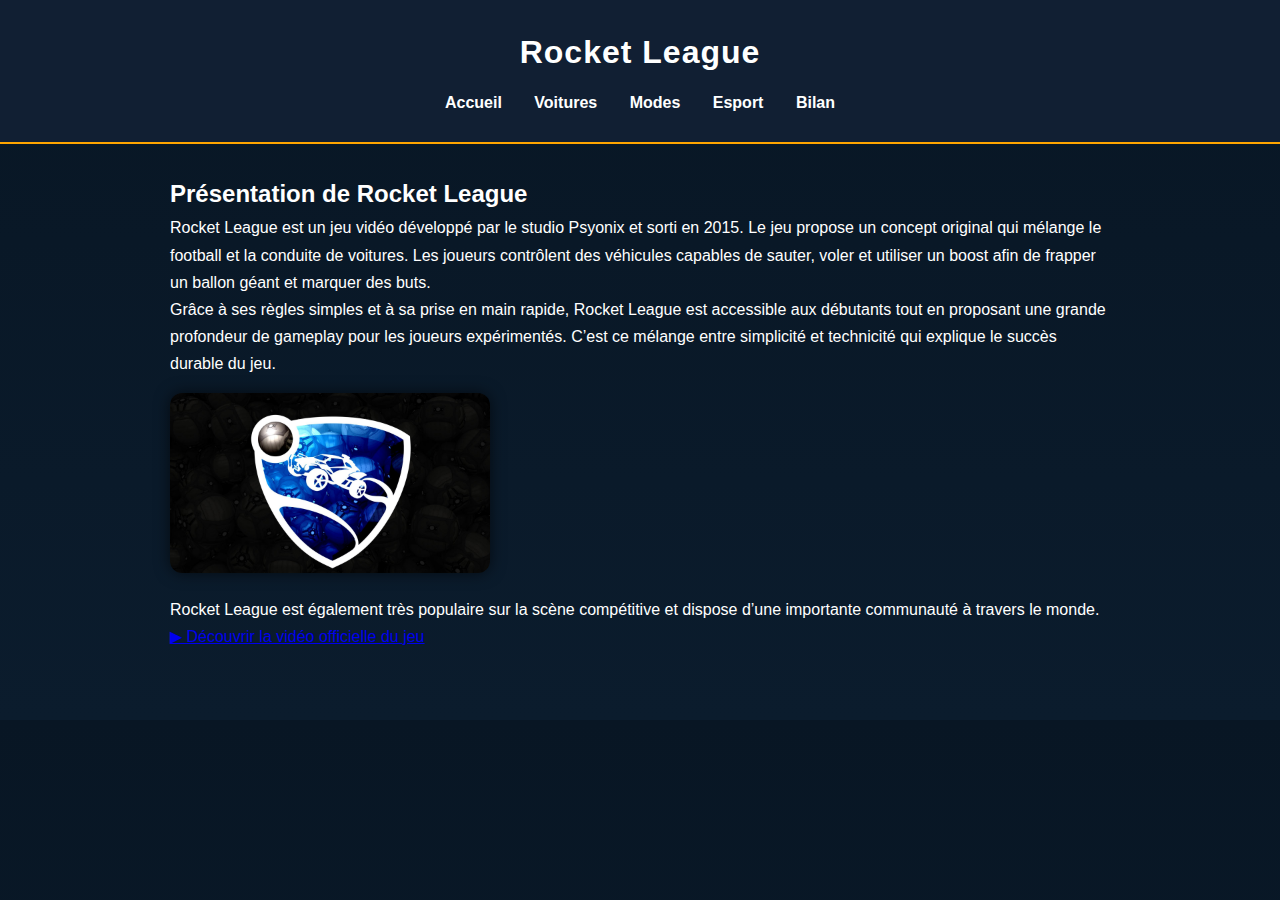
<file: index.html>
<!DOCTYPE html>
<html lang="fr">
<head>
    <meta charset="UTF-8">
    <title>Rocket League - Accueil</title>
    <link rel="stylesheet" href="css/style.css">
</head>
<body>

<header>
    <h1>Rocket League</h1>
    <nav>
        <a href="index.html">Accueil</a>
        <a href="cars.html">Voitures</a>
        <a href="modes.html">Modes</a>
        <a href="esport.html">Esport</a>
        <a href="bilan.html">Bilan</a>
    </nav>
</header>

<main>
    <section>
    <h2>Présentation de Rocket League</h2>
    <p>
        Rocket League est un jeu vidéo développé par le studio Psyonix et sorti en 2015.
        Le jeu propose un concept original qui mélange le football et la conduite de voitures.
        Les joueurs contrôlent des véhicules capables de sauter, voler et utiliser un boost
        afin de frapper un ballon géant et marquer des buts.
    </p>

    <p>
        Grâce à ses règles simples et à sa prise en main rapide, Rocket League est accessible
        aux débutants tout en proposant une grande profondeur de gameplay pour les joueurs
        expérimentés. C’est ce mélange entre simplicité et technicité qui explique le succès
        durable du jeu.
    </p>

    <img src="images/logo.jpg" alt="Logo Rocket League">

    <p>
        Rocket League est également très populaire sur la scène compétitive et dispose
        d’une importante communauté à travers le monde.
    </p>

    <p>
        <a href="https://www.youtube.com/watch?v=SgSX3gOrj60" target="_blank">
            ▶ Découvrir la vidéo officielle du jeu
        </a>
    </p>
</section>
</file>
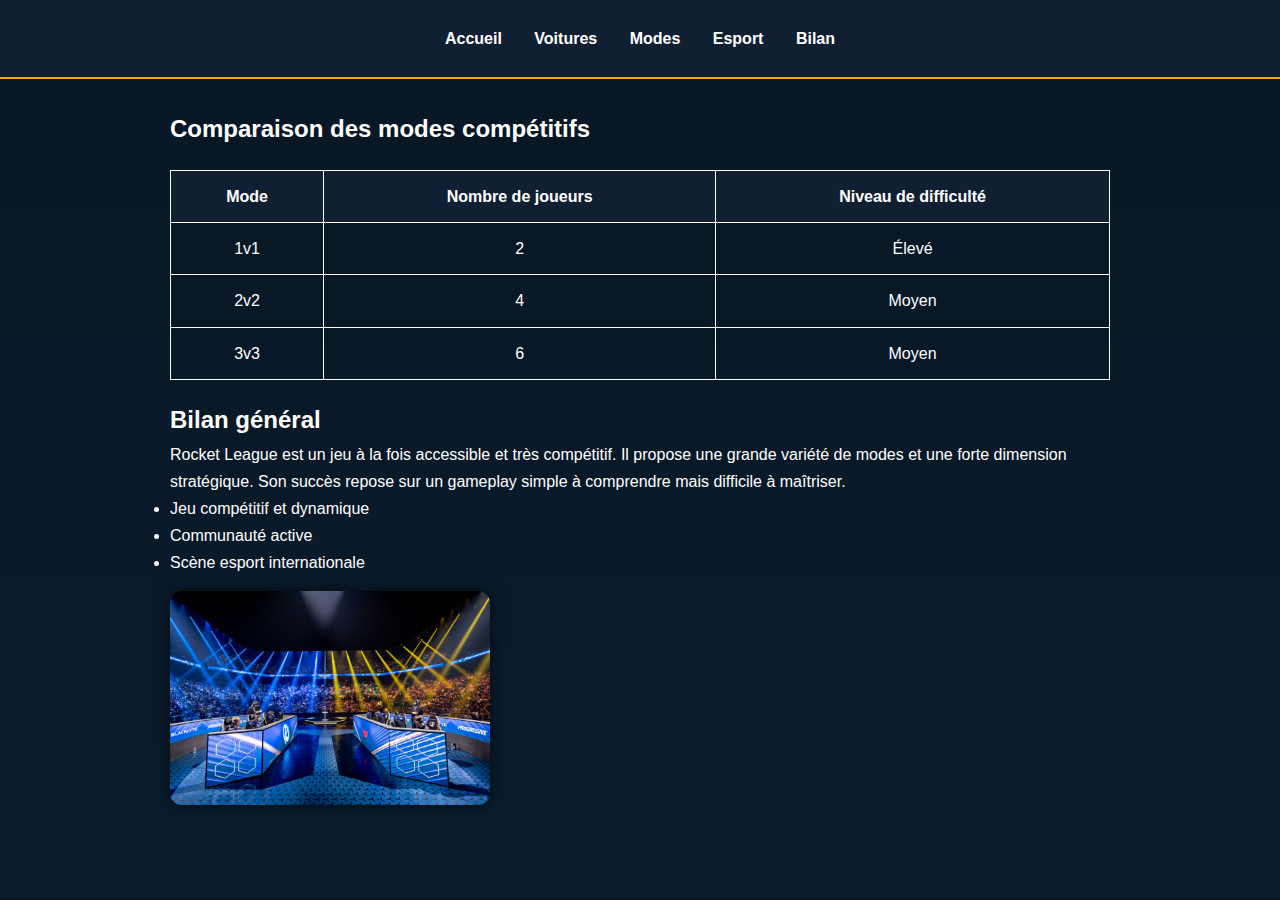
<file: bilan.html>
<!DOCTYPE html>
<html lang="fr">
<head>
    <meta charset="UTF-8">
    <title>Bilan - Rocket League</title>
    <link rel="stylesheet" href="css/style.css">
</head>
<body>

<header>
    <nav>
        <a href="index.html">Accueil</a>
        <a href="cars.html">Voitures</a>
        <a href="modes.html">Modes</a>
        <a href="esport.html">Esport</a>
        <a href="bilan.html">Bilan</a>
    </nav>
</header>

<main>
    <section>
    <h2>Comparaison des modes compétitifs</h2>

    <table>
        <tr>
            <th>Mode</th>
            <th>Nombre de joueurs</th>
            <th>Niveau de difficulté</th>
        </tr>
        <tr>
            <td>1v1</td>
            <td>2</td>
            <td>Élevé</td>
        </tr>
        <tr>
            <td>2v2</td>
            <td>4</td>
            <td>Moyen</td>
        </tr>
        <tr>
            <td>3v3</td>
            <td>6</td>
            <td>Moyen</td>
        </tr>
    </table>

    <h2>Bilan général</h2>
    <p>
        Rocket League est un jeu à la fois accessible et très compétitif.
        Il propose une grande variété de modes et une forte dimension stratégique.
        Son succès repose sur un gameplay simple à comprendre mais difficile
        à maîtriser.
    </p>

    <ul>
        <li>Jeu compétitif et dynamique</li>
        <li>Communauté active</li>
        <li>Scène esport internationale</li>
    </ul>

    <img src="images/arena.jpg" alt="Arène Rocket League">
</section>

</main>

</body>
</html>
</file>
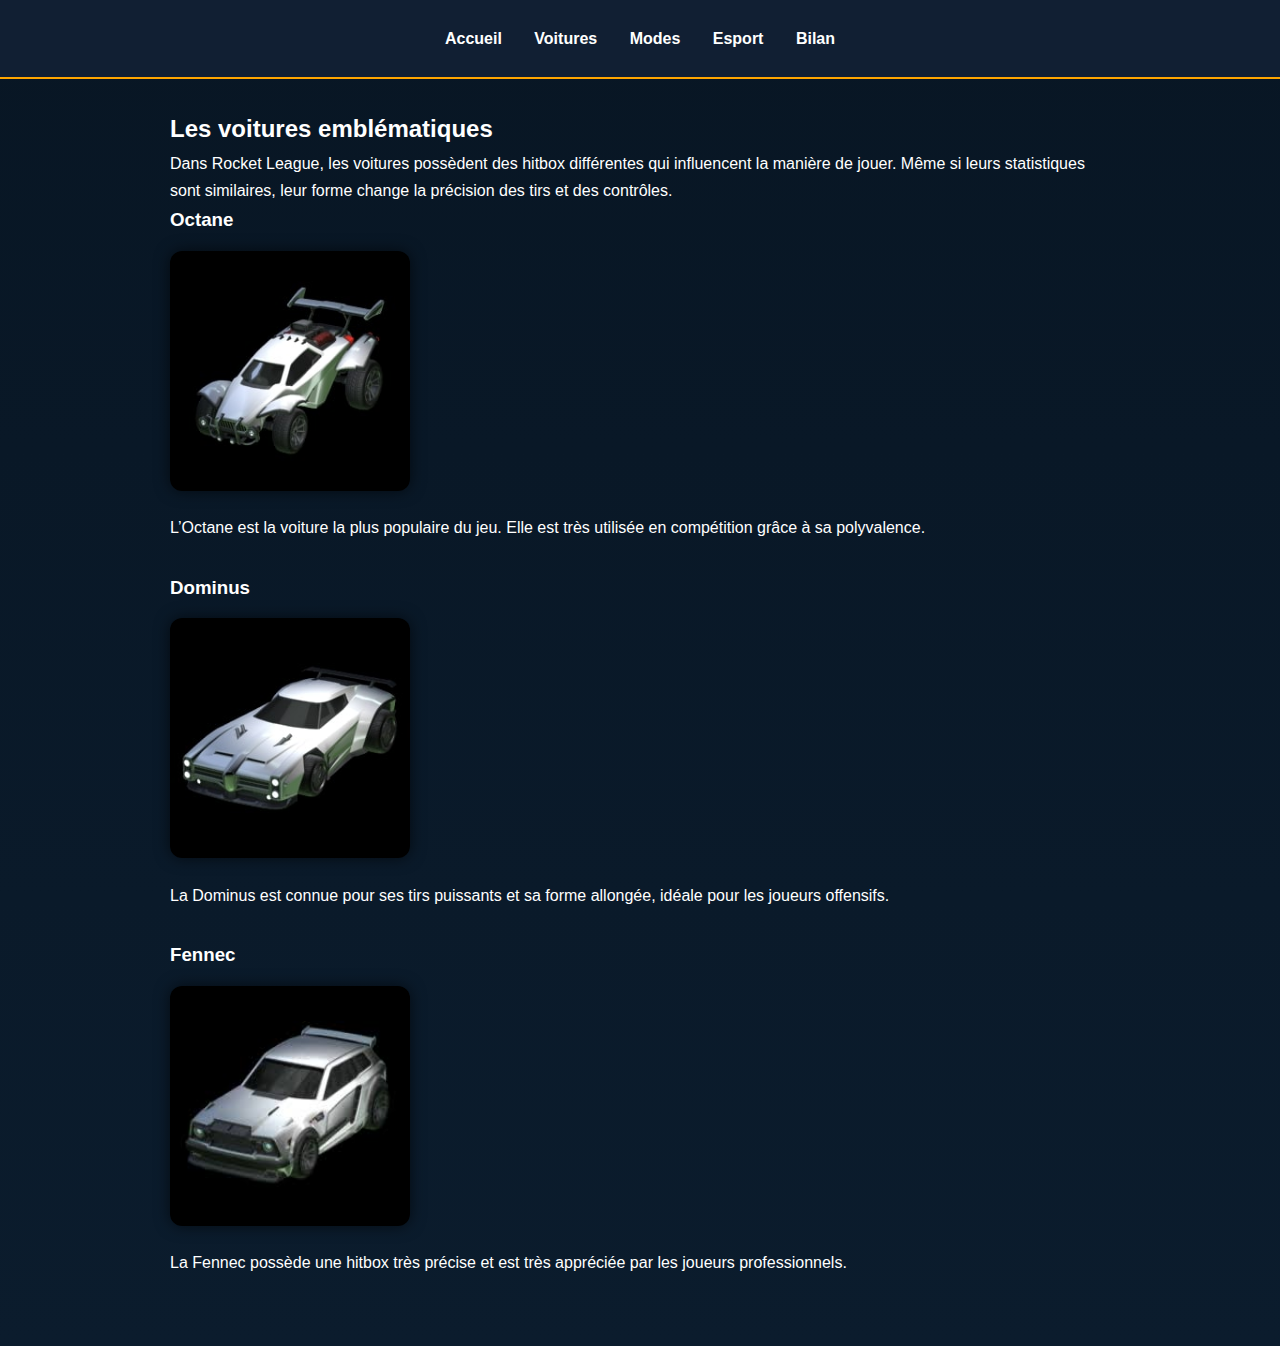
<file: cars.html>
<!DOCTYPE html>
<html lang="fr">
<head>
    <meta charset="UTF-8">
    <title>Voitures - Rocket League</title>
    <link rel="stylesheet" href="css/style.css">
</head>
<body>

<header>
    <nav>
        <a href="index.html">Accueil</a>
        <a href="cars.html">Voitures</a>
        <a href="modes.html">Modes</a>
        <a href="esport.html">Esport</a>
        <a href="bilan.html">Bilan</a>
    </nav>
</header>

<main>
    <section>
    <h2>Les voitures emblématiques</h2>

    <p>
        Dans Rocket League, les voitures possèdent des hitbox différentes qui influencent
        la manière de jouer. Même si leurs statistiques sont similaires, leur forme change
        la précision des tirs et des contrôles.
    </p>

    <div class="car-grid">

        <div class="car-card">
            <h3>Octane</h3>
            <img src="images/octane.jpg" alt="Voiture Octane Rocket League">
            <p>
                L’Octane est la voiture la plus populaire du jeu.
                Elle est très utilisée en compétition grâce à sa polyvalence.
            </p>
        </div>

        <div class="car-card">
            <h3>Dominus</h3>
            <img src="images/dominus.jpg" alt="Voiture Dominus Rocket League">
            <p>
                La Dominus est connue pour ses tirs puissants et sa forme allongée,
                idéale pour les joueurs offensifs.
            </p>
        </div>

        <div class="car-card">
            <h3>Fennec</h3>
            <img src="images/fennec.jpg" alt="Voiture Fennec Rocket League">
            <p>
                La Fennec possède une hitbox très précise et est très appréciée
                par les joueurs professionnels.
            </p>
        </div>

    </div>
</section>


</main>

</body>
</html>
</file>
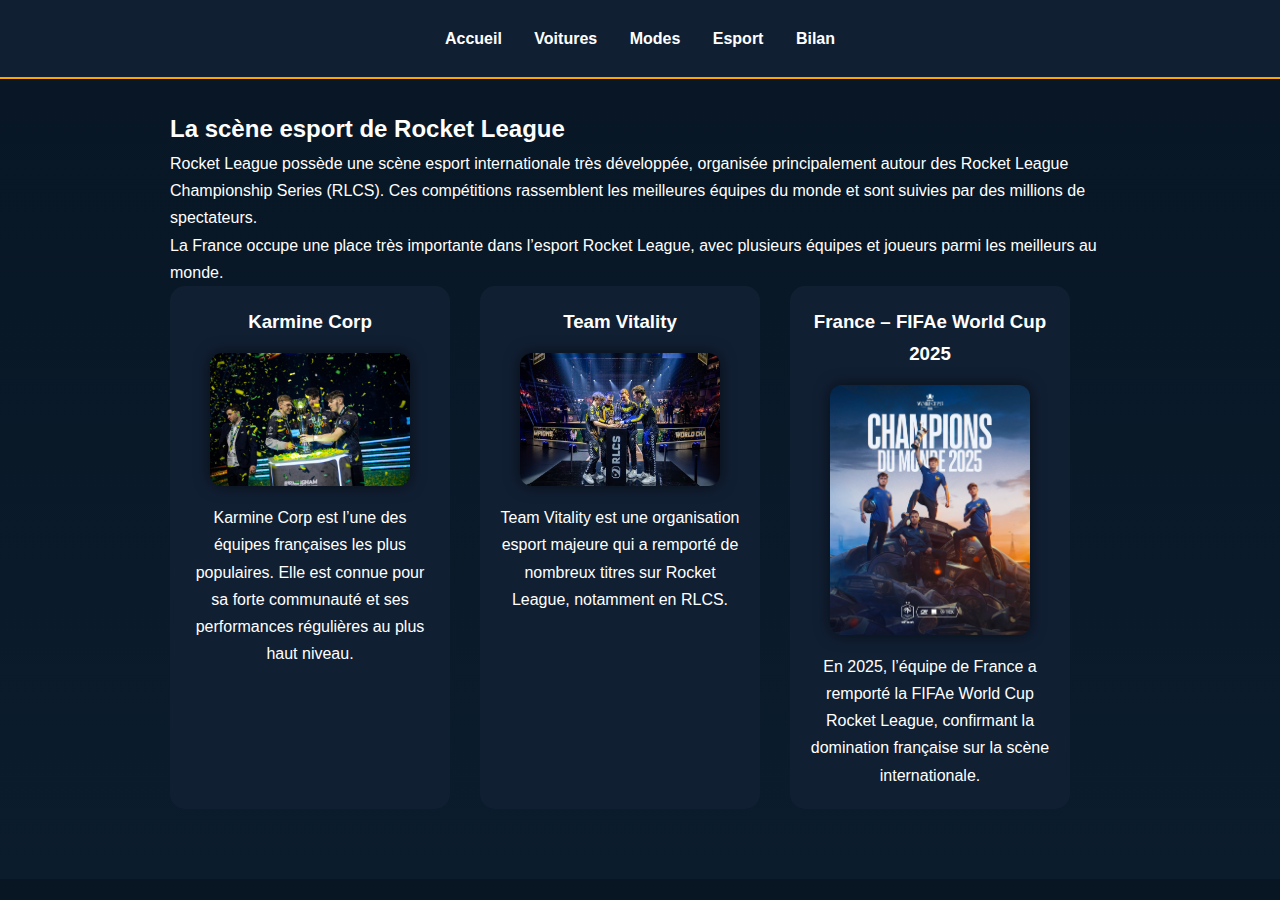
<file: esport.html>
<!DOCTYPE html>
<html lang="fr">
<head>
    <meta charset="UTF-8">
    <title>Esport - Rocket League</title>
    <link rel="stylesheet" href="css/style.css">
</head>
<body>

<header>
    <nav>
        <a href="index.html">Accueil</a>
        <a href="cars.html">Voitures</a>
        <a href="modes.html">Modes</a>
        <a href="esport.html">Esport</a>
        <a href="bilan.html">Bilan</a>
    </nav>
</header>

<main>
    <section>
    <h2>La scène esport de Rocket League</h2>

    <p>
        Rocket League possède une scène esport internationale très développée,
        organisée principalement autour des Rocket League Championship Series (RLCS).
        Ces compétitions rassemblent les meilleures équipes du monde et sont suivies
        par des millions de spectateurs.
    </p>

    <p>
        La France occupe une place très importante dans l’esport Rocket League,
        avec plusieurs équipes et joueurs parmi les meilleurs au monde.
    </p>

    <div class="team-grid">

        <div class="team-card">
            <h3>Karmine Corp</h3>
            <img src="images/karmine.jpg" alt="Équipe Karmine Corp Rocket League">
            <p>
                Karmine Corp est l’une des équipes françaises les plus populaires.
                Elle est connue pour sa forte communauté et ses performances
                régulières au plus haut niveau.
            </p>
        </div>

        <div class="team-card">
            <h3>Team Vitality</h3>
            <img src="images/vitality.jpg" alt="Équipe Team Vitality Rocket League">
            <p>
                Team Vitality est une organisation esport majeure qui a remporté
                de nombreux titres sur Rocket League, notamment en RLCS.
            </p>
        </div>

        <div class="team-card">
            <h3>France – FIFAe World Cup 2025</h3>
            <img src="images/france2025.jpg" alt="Équipe de France FIFAe World Cup 2025">
            <p>
                En 2025, l’équipe de France a remporté la FIFAe World Cup Rocket League,
                confirmant la domination française sur la scène internationale.
            </p>
        </div>

    </div>

</section>



</main>

</body>
</html>
</file>
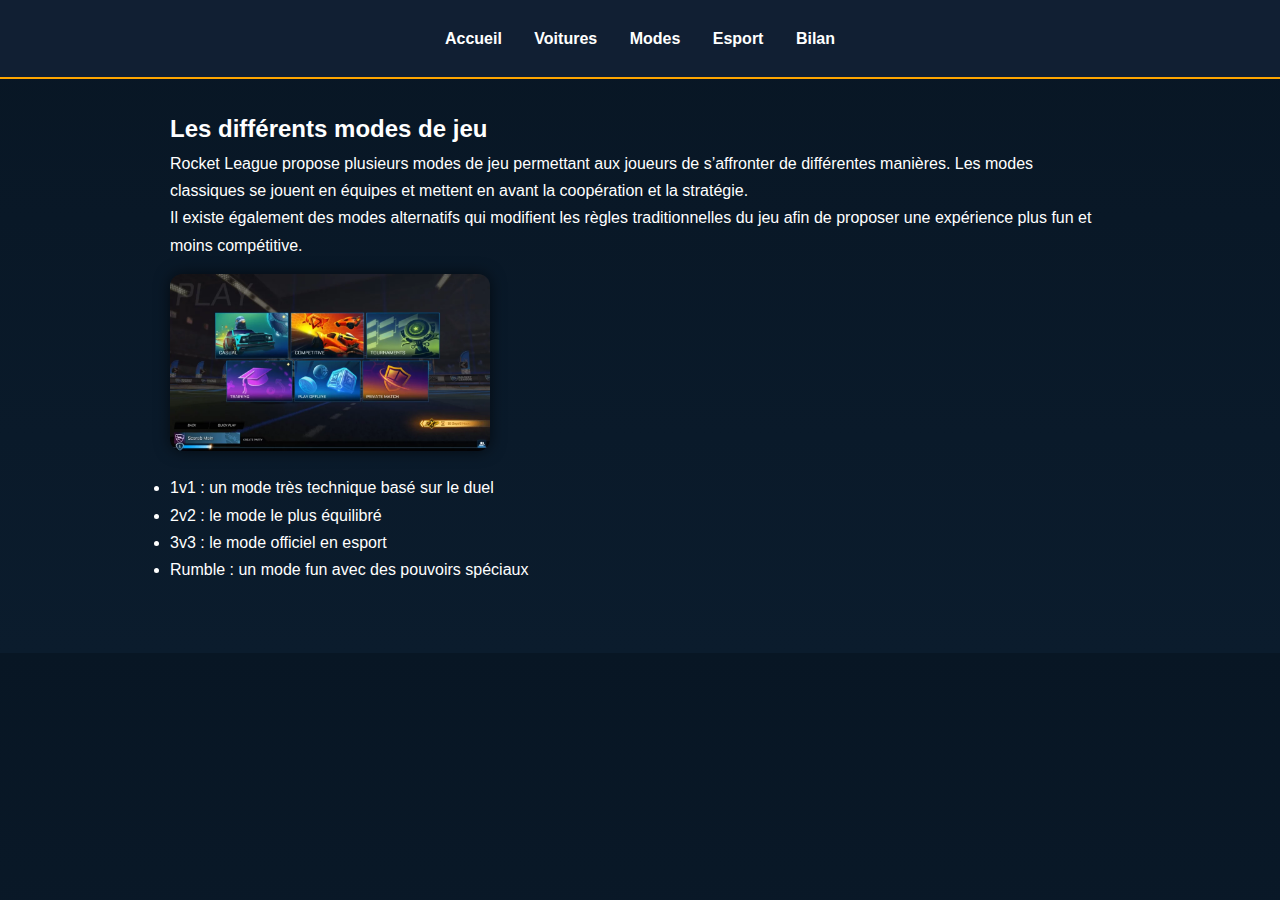
<file: modes.html>
<!DOCTYPE html>
<html lang="fr">
<head>
    <meta charset="UTF-8">
    <title>Modes - Rocket League</title>
    <link rel="stylesheet" href="css/style.css">
</head>
<body>

<header>
    <nav>
        <a href="index.html">Accueil</a>
        <a href="cars.html">Voitures</a>
        <a href="modes.html">Modes</a>
        <a href="esport.html">Esport</a>
        <a href="bilan.html">Bilan</a>
    </nav>
</header>

<main>
    <section>
    <h2>Les différents modes de jeu</h2>
    <p>
        Rocket League propose plusieurs modes de jeu permettant aux joueurs
        de s’affronter de différentes manières. Les modes classiques se jouent
        en équipes et mettent en avant la coopération et la stratégie.
    </p>

    <p>
        Il existe également des modes alternatifs qui modifient les règles
        traditionnelles du jeu afin de proposer une expérience plus fun et
        moins compétitive.
    </p>

    <img src="images/mode.jpg" alt="Mode de jeu Rocket League">

    <ul>
        <li>1v1 : un mode très technique basé sur le duel</li>
        <li>2v2 : le mode le plus équilibré</li>
        <li>3v3 : le mode officiel en esport</li>
        <li>Rumble : un mode fun avec des pouvoirs spéciaux</li>
    </ul>
</section>

</main>

</body>
</html>
</file>
<file: css/style.css>
* {
    margin: 0;
    padding: 0;
    box-sizing: border-box;
}

body {
    font-family: Arial, sans-serif;
    background: linear-gradient(180deg, #081624, #0b1c2d);
    color: white;
    line-height: 1.7;
}

/* HEADER & NAV */
header {
    background-color: #111f33;
    padding: 25px;
    text-align: center;
    border-bottom: 2px solid orange;
}

header h1 {
    margin-bottom: 10px;
    letter-spacing: 1px;
}

nav a {
    color: white;
    text-decoration: none;
    margin: 0 14px;
    font-weight: bold;
}

nav a:hover {
    color: orange;
}

/* MAIN CONTENT */
main {
    max-width: 1000px;
    margin: auto;
    padding: 30px;
}

section {
    margin-bottom: 40px;
}

/* IMAGES */
img {
    width: 320px;
    margin: 15px 0;
    border-radius: 12px;
    box-shadow: 0 0 15px rgba(0,0,0,0.6);
}

/* VOITURES */
.car-grid {
    display: flex;
    gap: 30px;
    flex-wrap: wrap;
}

.car-card img {
    width: 100%;
    max-width: 240px;
    height: auto;
    object-fit: contain;
}


/* TABLE */
table {
    border-collapse: collapse;
    width: 100%;
    margin: 20px 0;
}

th, td {
    border: 1px solid white;
    padding: 12px;
    text-align: center;
}

th {
    background-color: #111f33;
}

/* FOOTER */
footer {
    background-color: #111f33;
    text-align: center;
    padding: 15px;
    border-top: 2px solid orange;
}
.team-grid {
    display: flex;
    gap: 30px;
    flex-wrap: wrap;
}

.team-card {
    background-color: #111f33;
    padding: 20px;
    border-radius: 15px;
    width: 280px;
    text-align: center;
}

.team-card img {
    width: 200px;
    margin-bottom: 10px;
}
</file>
